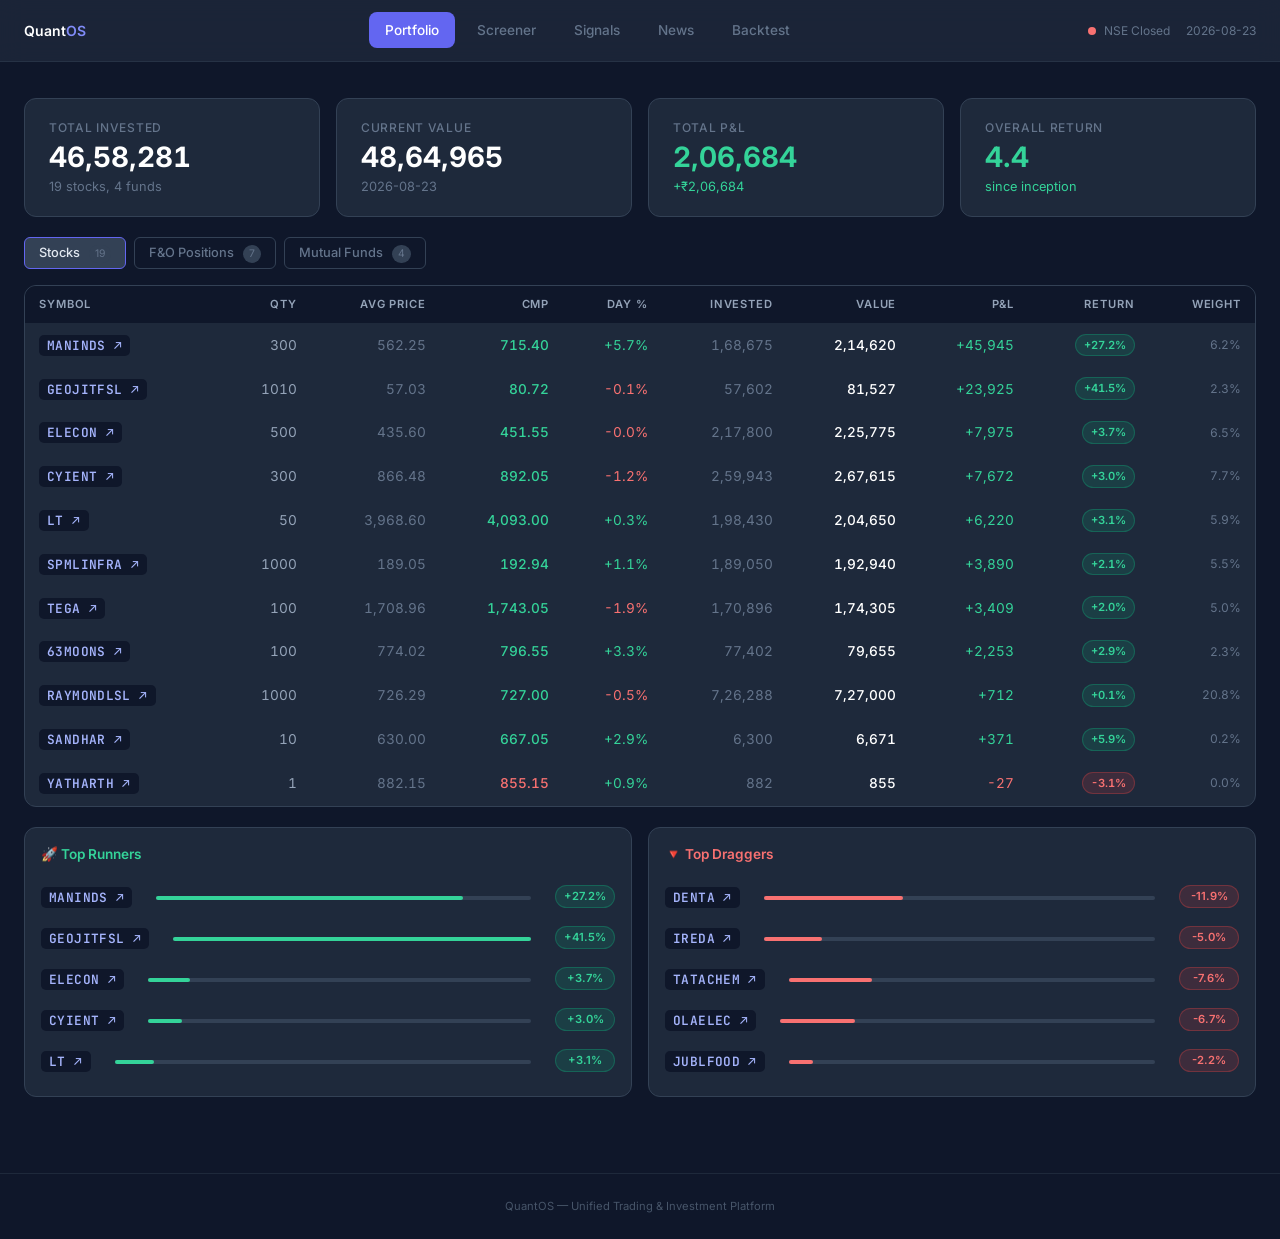
<file: index.html>
<!DOCTYPE html>
<html lang="en">
<head>
<meta charset="UTF-8">
<meta name="viewport" content="width=device-width, initial-scale=1.0">
<title>QuantOS — Portfolio</title>
<link rel="stylesheet" href="styles.css">
</head>
<body>
<nav>
  <div class="logo">
    <span class="logo-text">Quant<span>OS</span></span>
  </div>
  <div class="nav-tabs">
    <a href="index.html" class="nav-tab active">Portfolio</a>
    <a href="screener.html" class="nav-tab">Screener</a>
    <a href="signals.html" class="nav-tab">Signals</a>
    <a href="news.html" class="nav-tab">News</a>
    <a href="backtest.html" class="nav-tab">Backtest</a>
  </div>
  <div class="nav-right">
    <span class="status-dot" id="mktDot"></span>
    <span id="mktLabel"></span>
    <span id="lastUpdated" style="margin-left:8px"></span>
  </div>
</nav>

<div class="container">
  <div class="stats-grid" id="stats">
    <div class="card stat-card"><div class="stat-label">Total Invested</div><div class="stat-value text-white">—</div><div class="stat-sub">loading</div></div>
    <div class="card stat-card"><div class="stat-label">Current Value</div><div class="stat-value text-white">—</div><div class="stat-sub">loading</div></div>
    <div class="card stat-card"><div class="stat-label">Total P&L</div><div class="stat-value">—</div><div class="stat-sub">loading</div></div>
    <div class="card stat-card"><div class="stat-label">Overall Return</div><div class="stat-value">—</div><div class="stat-sub">loading</div></div>
  </div>

  <div class="sub-tabs" id="subTabs">
    <div class="sub-tab active" data-tab="holdings" onclick="switchSub('holdings')">Stocks <span class="badge" id="holdingsCount">—</span></div>
    <div class="sub-tab" data-tab="positions" onclick="switchSub('positions')">F&O Positions <span class="badge" id="positionsCount">—</span></div>
    <div class="sub-tab" data-tab="mf" onclick="switchSub('mf')">Mutual Funds <span class="badge" id="mfCount">—</span></div>
  </div>

  <div class="sub-panel active" id="panel_holdings">
    <div class="card" style="overflow:hidden">
      <div class="table-wrap">
        <table id="holdingsTable">
          <thead><tr>
            <th onclick="sortTbl('holdingsTable',0)">Symbol</th>
            <th onclick="sortTbl('holdingsTable',1)" class="text-right">Qty</th>
            <th onclick="sortTbl('holdingsTable',2)" class="text-right">Avg Price</th>
            <th onclick="sortTbl('holdingsTable',3)" class="text-right">CMP</th>
            <th onclick="sortTbl('holdingsTable',4)" class="text-right">Day %</th>
            <th onclick="sortTbl('holdingsTable',5)" class="text-right">Invested</th>
            <th onclick="sortTbl('holdingsTable',6)" class="text-right">Value</th>
            <th onclick="sortTbl('holdingsTable',7)" class="text-right">P&L</th>
            <th onclick="sortTbl('holdingsTable',8)" class="text-right">Return</th>
            <th onclick="sortTbl('holdingsTable',9)" class="text-right">Weight</th>
          </tr></thead>
          <tbody id="holdingsBody"><tr><td colspan="10" class="empty-state">Loading...</td></tr></tbody>
        </table>
      </div>
    </div>

    <div class="movers-grid" id="movers"></div>
  </div>

  <div class="sub-panel" id="panel_positions">
    <div class="card" style="overflow:hidden">
      <div class="table-wrap">
        <table id="positionsTable">
          <thead><tr>
            <th onclick="sortTbl('positionsTable',0)">Symbol</th>
            <th onclick="sortTbl('positionsTable',1)" class="text-right">Qty</th>
            <th onclick="sortTbl('positionsTable',2)" class="text-right">Entry</th>
            <th onclick="sortTbl('positionsTable',3)" class="text-right">LTP</th>
            <th onclick="sortTbl('positionsTable',4)" class="text-right">P&L</th>
            <th onclick="sortTbl('positionsTable',5)">Product</th>
            <th onclick="sortTbl('positionsTable',6)">Exchange</th>
          </tr></thead>
          <tbody id="positionsBody"><tr><td colspan="7" class="empty-state">No F&O positions</td></tr></tbody>
        </table>
      </div>
    </div>
  </div>

  <div class="sub-panel" id="panel_mf">
    <div class="card" style="overflow:hidden">
      <div class="table-wrap" style="max-height:400px">
        <table id="mfTable">
          <thead><tr>
            <th onclick="sortTbl('mfTable',0)">Fund</th>
            <th onclick="sortTbl('mfTable',1)" class="text-right">Units</th>
            <th onclick="sortTbl('mfTable',2)" class="text-right">Avg NAV</th>
            <th onclick="sortTbl('mfTable',3)" class="text-right">Current NAV</th>
            <th onclick="sortTbl('mfTable',4)" class="text-right">Invested</th>
            <th onclick="sortTbl('mfTable',5)" class="text-right">Value</th>
            <th onclick="sortTbl('mfTable',6)" class="text-right">P&L</th>
            <th onclick="sortTbl('mfTable',7)" class="text-right">Return</th>
            <th onclick="sortTbl('mfTable',8)" class="text-right">SIP</th>
          </tr></thead>
          <tbody id="mfBody"><tr><td colspan="9" class="empty-state">Loading...</td></tr></tbody>
        </table>
      </div>
    </div>
  </div>
</div>

<footer>
  <div>QuantOS — Unified Trading & Investment Platform</div>
</footer>

<script>
const D = 'data';
function fmt(n, d=0) {
  if (n==null||isNaN(n)) return '—';
  return n.toLocaleString('en-IN',{minimumFractionDigits:d,maximumFractionDigits:d});
}
function pnlCls(v) { return v>0?'positive':v<0?'negative':''; }
function pnlSign(v) { return v>0?'+':''; }
async function fetchJ(f) {
  try { const r=await fetch(`${D}/${f}?t=${Date.now()}`); return r.ok?await r.json():null; }
  catch { return null; }
}

function countUp(el,target,dec=0,dur=700) {
  const t0=performance.now();
  function tick(now) {
    const p=Math.min((now-t0)/dur,1);
    const e=1-Math.pow(1-p,3);
    el.textContent=fmt(target*e,dec);
    if(p<1) requestAnimationFrame(tick);
    else el.textContent=fmt(target,dec);
  }
  requestAnimationFrame(tick);
}

function sym(s) {
  return `<a href="https://www.tradingview.com/chart/?symbol=NSE%3A${s}" target="_blank" rel="noopener" class="ticker-chip">${s} ↗</a>`;
}

function retBadge(v) {
  const cls=v>0?'tag-up':v<0?'tag-down':'tag-neutral';
  return `<span class="badge ${cls}">${pnlSign(v)}${fmt(v,1)}%</span>`;
}

function renderStats(p,mf) {
  const el=document.getElementById('stats');
  const inv=(p?.total_invested||0)+(mf?.total_invested||0);
  const cur=(p?.total_current||0)+(mf?.total_current||0);
  const pnl=cur-inv;
  const pct=inv>0?(pnl/inv*100):0;
  const n=(p?.holdings||[]).length;
  const nf=(mf?.funds||[]).length;
  const c=pnlCls(pnl);

  el.innerHTML=`
    <div class="card stat-card"><div class="stat-label">Total Invested</div><div class="stat-value text-white" id="sv0">—</div><div class="stat-sub">${n} stocks, ${nf} funds</div></div>
    <div class="card stat-card"><div class="stat-label">Current Value</div><div class="stat-value text-white" id="sv1">—</div><div class="stat-sub">${p?.timestamp||mf?.timestamp||'—'}</div></div>
    <div class="card stat-card"><div class="stat-label">Total P&L</div><div class="stat-value ${c}" id="sv2">—</div><div class="stat-sub ${c}">${pnlSign(pnl)}₹${fmt(Math.abs(pnl))}</div></div>
    <div class="card stat-card"><div class="stat-label">Overall Return</div><div class="stat-value ${c}" id="sv3">—</div><div class="stat-sub ${c}">since inception</div></div>
  `;
  countUp(document.getElementById('sv0'),inv);
  countUp(document.getElementById('sv1'),cur);
  countUp(document.getElementById('sv2'),pnl);
  countUp(document.getElementById('sv3'),pct,1);
}

function renderHoldings(data) {
  const tb=document.getElementById('holdingsBody');
  const ct=document.getElementById('holdingsCount');
  const h=data?.holdings||[];
  ct.textContent=h.length;
  if(!h.length) { tb.innerHTML='<tr><td colspan="10" class="empty-state">No holdings. Run portfolio snapshot.</td></tr>'; return; }
  tb.innerHTML=h.map(r=>{
    const cmpCls=pnlCls(r.pnl_pct);
    return `<tr>
      <td>${sym(r.symbol)}</td>
      <td class="text-right" style="color:var(--text-muted)">${r.qty}</td>
      <td class="text-right text-dim">${fmt(r.avg_price,2)}</td>
      <td class="text-right font-medium ${cmpCls}">${fmt(r.ltp,2)}</td>
      <td class="text-right ${pnlCls(r.day_change_pct)}">${pnlSign(r.day_change_pct)}${fmt(r.day_change_pct,1)}%</td>
      <td class="text-right text-dim">${fmt(r.invested)}</td>
      <td class="text-right font-medium text-white">${fmt(r.current)}</td>
      <td class="text-right ${pnlCls(r.pnl)}">${pnlSign(r.pnl)}${fmt(r.pnl)}</td>
      <td class="text-right">${retBadge(r.pnl_pct)}</td>
      <td class="text-right text-dim" style="font-size:0.75rem">${fmt(r.weight_pct,1)}%</td>
    </tr>`;
  }).join('');
}

function renderMovers(data) {
  const el=document.getElementById('movers');
  const run=(data?.runners||[]).slice(0,5);
  const drag=(data?.draggers||[]).slice(0,5);
  if(!run.length&&!drag.length) { el.innerHTML=''; return; }

  function items(list,isUp) {
    return list.map(m=>{
      const w=Math.min(Math.abs(m.pnl_pct)*3,100);
      const col=isUp?'var(--up-light)':'var(--down-light)';
      const cls=isUp?'tag-up':'tag-down';
      return `<div class="mover-item">
        <span>${sym(m.symbol)}</span>
        <div style="flex:1;margin:0 12px">
          <div class="pct-bar-bg"><div class="pct-bar" style="width:${w}%;background:${col}"></div></div>
        </div>
        <span class="badge ${cls}" style="min-width:60px;text-align:center">${pnlSign(m.pnl_pct)}${fmt(m.pnl_pct,1)}%</span>
      </div>`;
    }).join('');
  }

  el.innerHTML=`
    <div class="card" style="padding:16px">
      <div class="mover-header positive">🚀 Top Runners</div>
      ${items(run,true)}
    </div>
    <div class="card" style="padding:16px">
      <div class="mover-header negative">🔻 Top Draggers</div>
      ${items(drag,false)}
    </div>
  `;
}

function renderPositions(data) {
  const tb=document.getElementById('positionsBody');
  const ct=document.getElementById('positionsCount');
  const pos=data?.positions||[];
  ct.textContent=pos.length;
  if(!pos.length) { tb.innerHTML='<tr><td colspan="7" class="empty-state">No open F&O positions</td></tr>'; return; }
  tb.innerHTML=pos.map(p=>`<tr>
    <td>${sym(p.symbol)}</td>
    <td class="text-right">${p.qty}</td>
    <td class="text-right text-dim">${fmt(p.entry_price,2)}</td>
    <td class="text-right font-medium">${fmt(p.ltp,2)}</td>
    <td class="text-right ${pnlCls(p.pnl)}">${pnlSign(p.pnl)}${fmt(p.pnl)}</td>
    <td>${p.product}</td>
    <td>${p.exchange}</td>
  </tr>`).join('');
}

function renderMF(data) {
  const tb=document.getElementById('mfBody');
  const ct=document.getElementById('mfCount');
  const funds=data?.funds||[];
  ct.textContent=funds.length;
  if(!funds.length) { tb.innerHTML='<tr><td colspan="9" class="empty-state">No mutual fund data. Run MF update.</td></tr>'; return; }
  tb.innerHTML=funds.map(f=>`<tr>
    <td style="max-width:200px"><strong>${f.name.length>45?f.name.slice(0,43)+'…':f.name}</strong></td>
    <td class="text-right text-muted">${fmt(f.units,1)}</td>
    <td class="text-right text-dim">${fmt(f.avg_nav,2)}</td>
    <td class="text-right font-medium ${pnlCls(f.pnl_pct)}">${fmt(f.current_nav,2)}</td>
    <td class="text-right text-dim">${fmt(f.invested)}</td>
    <td class="text-right font-medium text-white">${fmt(f.current)}</td>
    <td class="text-right ${pnlCls(f.pnl)}">${pnlSign(f.pnl)}${fmt(f.pnl)}</td>
    <td class="text-right">${retBadge(f.pnl_pct)}</td>
    <td class="text-right">${f.sip_amount>0?'₹'+fmt(f.sip_amount):'—'}</td>
  </tr>`).join('');
}

function updateMkt() {
  const dot=document.getElementById('mktDot');
  const lbl=document.getElementById('mktLabel');
  const now=new Date();
  const ist=new Date(now.toLocaleString('en-US',{timeZone:'Asia/Kolkata'}));
  const mins=ist.getHours()*60+ist.getMinutes();
  const day=ist.getDay();
  const open=day>=1&&day<=5&&mins>=555&&mins<=930;
  dot.className='status-dot '+(open?'open':'closed');
  lbl.textContent=open?'NSE Open':'NSE Closed';
}

function switchSub(t) {
  document.querySelectorAll('.sub-tab').forEach(s=>s.classList.toggle('active',s.dataset.tab===t));
  document.querySelectorAll('.sub-panel').forEach(p=>p.classList.toggle('active',p.id==='panel_'+t));
}

function sortTbl(id,col) {
  const tbl=document.getElementById(id);
  const tb=tbl.querySelector('tbody');
  const rows=Array.from(tb.querySelectorAll('tr'));
  if(rows.length<=1) return;
  const dir=tbl.dataset.sc===String(col)&&tbl.dataset.sd==='asc'?'desc':'asc';
  tbl.dataset.sc=col; tbl.dataset.sd=dir;
  rows.sort((a,b)=>{
    let av=a.cells[col]?.textContent.trim().replace(/[,%+₹↗—]/g,'')||'';
    let bv=b.cells[col]?.textContent.trim().replace(/[,%+₹↗—]/g,'')||'';
    const an=parseFloat(av.replace(/,/g,'')),bn=parseFloat(bv.replace(/,/g,''));
    if(!isNaN(an)&&!isNaN(bn)) return dir==='asc'?an-bn:bn-an;
    return dir==='asc'?av.localeCompare(bv):bv.localeCompare(av);
  });
  rows.forEach(r=>tb.appendChild(r));
  tbl.querySelectorAll('th').forEach((h,i)=>{
    h.classList.remove('sort-asc','sort-desc');
    if(i===col) h.classList.add(dir==='asc'?'sort-asc':'sort-desc');
  });
}

async function loadAll() {
  const [p,mf]=await Promise.all([fetchJ('portfolio.json'),fetchJ('mf_snapshot.json')]);
  const lu=document.getElementById('lastUpdated');
  if(p?.timestamp) lu.textContent=p.timestamp;
  renderStats(p,mf);
  renderHoldings(p);
  renderMovers(p);
  renderPositions(p);
  renderMF(mf);
  updateMkt();
}

loadAll();
setInterval(loadAll,60000);
setInterval(updateMkt,30000);
</script>
</body>
</html>
</file>
<file: styles.css>
/* QuantOS Design System — matches Portfolio Tracker Pro */
@import url('https://fonts.googleapis.com/css2?family=Inter:wght@300;400;500;600;700;800&family=JetBrains+Mono:wght@400;500;600&display=swap');

:root {
  --bg: #0f172a;
  --card: #1e293b;
  --border: #334155;
  --text: #e2e8f0;
  --text-muted: #94a3b8;
  --text-dim: #64748b;
  --text-dark: #475569;
  --brand: #6366f1;
  --brand-light: #818cf8;
  --brand-dark: #4f46e5;
  --up: #10b981;
  --up-light: #34d399;
  --up-bg: rgba(16,185,129,0.15);
  --up-border: rgba(16,185,129,0.3);
  --down: #ef4444;
  --down-light: #f87171;
  --down-bg: rgba(239,68,68,0.15);
  --down-border: rgba(239,68,68,0.3);
  --yellow: #facc15;
  --yellow-bg: rgba(234,179,8,0.15);
  --yellow-border: rgba(234,179,8,0.3);
  --indigo-300: #a5b4fc;
  --deep-bg: #0a1120;
}

* { margin: 0; padding: 0; box-sizing: border-box; }
body {
  font-family: 'Inter', -apple-system, BlinkMacSystemFont, sans-serif;
  background: var(--bg);
  color: var(--text);
  line-height: 1.5;
  min-height: 100vh;
  -webkit-font-smoothing: antialiased;
}

/* Scrollbar */
::-webkit-scrollbar { width: 6px; height: 6px; }
::-webkit-scrollbar-track { background: var(--card); }
::-webkit-scrollbar-thumb { background: var(--text-dark); border-radius: 3px; }

/* Layout */
.container { max-width: 1280px; margin: 0 auto; padding: 16px 24px; }

/* Nav */
nav {
  display: flex; align-items: center; justify-content: space-between;
  padding: 12px 24px;
  background: rgba(30, 41, 59, 0.8);
  backdrop-filter: blur(12px);
  border-bottom: 1px solid rgba(51, 65, 85, 0.5);
  position: sticky; top: 0; z-index: 100;
}
.logo { display: flex; align-items: center; gap: 8px; }
.logo-text { font-size: 14px; font-weight: 600; color: white; }
.logo-text span { color: var(--brand-light); }
.nav-tabs { display: flex; gap: 6px; overflow-x: auto; padding-bottom: 1px; }
.nav-tab {
  padding: 8px 16px; border-radius: 8px;
  font-size: 0.85rem; font-weight: 500;
  cursor: pointer; transition: all 0.15s;
  color: var(--text-dim); text-decoration: none;
  white-space: nowrap;
}
.nav-tab.active { background: var(--brand); color: white; }
.nav-tab:not(.active):hover { background: var(--card); color: var(--text); }
.nav-right { display: flex; align-items: center; gap: 8px; font-size: 12px; color: var(--text-dim); }
.status-dot {
  width: 8px; height: 8px; border-radius: 50%;
}
.status-dot.open { background: var(--up-light); animation: pulse 2s infinite; }
.status-dot.closed { background: var(--down-light); }
@keyframes pulse { 0%,100% { opacity: 1; } 50% { opacity: 0.5; } }

/* Cards */
.card {
  background: var(--card); border: 1px solid var(--border);
  border-radius: 12px;
}

/* Stat cards */
.stats-grid {
  display: grid; grid-template-columns: repeat(2, 1fr);
  gap: 16px; margin: 20px 0;
}
@media (min-width: 1024px) { .stats-grid { grid-template-columns: repeat(4, 1fr); } }
.stat-card { padding: 20px 24px; }
.stat-label {
  font-size: 0.75rem; font-weight: 500; color: var(--text-dim);
  text-transform: uppercase; letter-spacing: 0.06em; margin-bottom: 4px;
}
.stat-value {
  font-size: 1.75rem; font-weight: 700; line-height: 1.2;
  font-variant-numeric: tabular-nums;
}
.stat-sub { font-size: 0.8rem; color: var(--text-dim); margin-top: 2px; }

/* Sub-tabs */
.sub-tabs { display: flex; gap: 8px; margin: 20px 0 16px; flex-wrap: wrap; }
.sub-tab {
  padding: 5px 14px; border-radius: 6px;
  font-size: 0.8rem; font-weight: 500;
  cursor: pointer; transition: all 0.15s;
  color: var(--text-dim);
  border: 1px solid var(--border);
}
.sub-tab.active { background: var(--border); color: var(--text); border-color: var(--brand); }
.sub-tab:not(.active):hover { background: var(--bg); color: var(--text-muted); }
.sub-tab .badge {
  font-size: 0.65rem; background: var(--border); padding: 1px 6px;
  border-radius: 99px; margin-left: 6px; font-weight: 400; color: var(--text-dim);
}

.sub-panel { display: none; animation: fadeIn 0.2s ease; }
.sub-panel.active { display: block; }
@keyframes fadeIn {
  from { opacity: 0; transform: translateY(4px); }
  to { opacity: 1; transform: translateY(0); }
}

/* Tables */
.table-wrap { overflow-x: auto; max-height: 520px; overflow-y: auto; }
table { width: 100%; border-collapse: collapse; }
th {
  background: var(--bg); color: var(--text-muted);
  font-size: 0.7rem; font-weight: 600; text-transform: uppercase;
  letter-spacing: 0.08em; padding: 10px 14px;
  text-align: left; position: sticky; top: 0; z-index: 10;
  cursor: pointer; user-select: none; white-space: nowrap;
  transition: color 0.15s;
}
th:hover { color: var(--text); }
th.sort-asc::after { content: ' ↑'; }
th.sort-desc::after { content: ' ↓'; }
td {
  padding: 10px 14px; font-size: 0.85rem;
  border-top: 1px solid var(--card);
  font-variant-numeric: tabular-nums;
}
tr:hover td { background: rgba(99, 102, 241, 0.05); }
.text-right { text-align: right; }

/* Colors */
.positive { color: var(--up-light); }
.negative { color: var(--down-light); }
.text-white { color: white; }
.text-muted { color: var(--text-muted); }
.text-dim { color: var(--text-dim); }
.font-medium { font-weight: 500; }

/* Ticker chip */
.ticker-chip {
  font-family: 'JetBrains Mono', monospace;
  font-size: 0.8rem; font-weight: 600;
  background: var(--bg); padding: 2px 8px;
  border-radius: 5px; letter-spacing: 0.03em;
  color: var(--indigo-300); text-decoration: none;
  transition: color 0.15s;
}
.ticker-chip:hover { color: white; }

/* Badges */
.badge {
  display: inline-block; font-size: 0.7rem; font-weight: 600;
  padding: 2px 8px; border-radius: 99px;
}
.tag-up { background: var(--up-bg); color: var(--up-light); border: 1px solid var(--up-border); }
.tag-down { background: var(--down-bg); color: var(--down-light); border: 1px solid var(--down-border); }
.tag-neutral { background: rgba(100,116,139,0.2); color: var(--text-muted); border: 1px solid rgba(100,116,139,0.3); }
.tag-soon { background: var(--yellow-bg); color: var(--yellow); border: 1px solid var(--yellow-border); }

/* Action cards */
.action-green { background: rgba(16,185,129,0.1); color: var(--up); border-left: 3px solid var(--up); }
.action-blue { background: rgba(99,102,241,0.1); color: var(--brand-light); border-left: 3px solid var(--brand); }
.action-yellow { background: rgba(234,179,8,0.1); color: var(--yellow); border-left: 3px solid #eab308; }
.action-red { background: rgba(239,68,68,0.1); color: var(--down); border-left: 3px solid var(--down); }
.action-gray { background: rgba(100,116,139,0.1); color: var(--text-muted); border-left: 3px solid var(--text-dark); }

/* Tier badges */
.tier-l { background: rgba(99,102,241,0.15); color: var(--indigo-300); font-size: 0.65rem; padding: 2px 6px; border-radius: 4px; }
.tier-m { background: rgba(59,130,246,0.15); color: #93c5fd; font-size: 0.65rem; padding: 2px 6px; border-radius: 4px; }
.tier-s { background: rgba(100,116,139,0.2); color: var(--text-muted); font-size: 0.65rem; padding: 2px 6px; border-radius: 4px; }

/* Runners/Draggers */
.movers-grid { display: grid; grid-template-columns: 1fr; gap: 16px; margin: 20px 0; }
@media (min-width: 768px) { .movers-grid { grid-template-columns: 1fr 1fr; } }
.mover-header { font-size: 0.85rem; font-weight: 600; margin-bottom: 12px; }
.mover-item {
  display: flex; align-items: center; justify-content: space-between;
  gap: 12px; padding: 8px 0;
  border-bottom: 1px solid var(--card);
}
.mover-item:last-child { border-bottom: none; }
.pct-bar-bg { height: 4px; background: var(--border); border-radius: 2px; margin-top: 4px; flex: 1; }
.pct-bar { height: 4px; border-radius: 2px; }

/* News */
.news-item { padding: 10px 0; border-bottom: 1px solid var(--card); }
.news-item:last-child { border-bottom: none; }
.news-link {
  font-size: 0.8rem; font-weight: 500; color: var(--text-muted);
  text-decoration: none; line-height: 1.4;
  transition: color 0.15s;
}
.news-link:hover { color: white; }
.news-meta { font-size: 0.7rem; color: var(--text-dark); margin-top: 2px; display: flex; gap: 8px; }
.news-source {
  font-size: 0.65rem; font-weight: 500; background: var(--border);
  padding: 1px 6px; border-radius: 4px;
}

/* Corporate action cards */
.ca-card {
  display: flex; align-items: center; justify-content: space-between;
  gap: 16px; padding: 12px 16px; border-radius: 8px;
  background: rgba(15,23,42,0.5); border: 1px solid var(--border);
  margin-bottom: 8px;
}
.ca-icon {
  width: 32px; height: 32px; border-radius: 50%;
  background: var(--card); display: flex; align-items: center;
  justify-content: center; font-size: 0.8rem; flex-shrink: 0;
}
.ca-type { font-size: 0.65rem; font-weight: 600; text-transform: uppercase; letter-spacing: 0.05em; }
.ca-symbol { font-weight: 600; font-size: 0.85rem; }
.ca-detail { font-size: 0.75rem; color: var(--text-dim); }

/* Score bar */
.score-bar {
  display: inline-block; height: 4px; border-radius: 2px;
  margin-right: 6px; vertical-align: middle;
}

/* Status bar */
.status-bar {
  display: flex; align-items: center; justify-content: space-between;
  padding: 8px 0; font-size: 0.75rem; color: var(--text-dim);
}

/* Empty state */
.empty-state {
  text-align: center; padding: 32px 16px;
  font-size: 0.8rem; color: var(--text-dark);
}

/* Buttons */
.btn-sm {
  font-size: 0.75rem; padding: 4px 12px; border-radius: 6px;
  cursor: pointer; transition: all 0.15s; font-weight: 500; border: none;
}
.btn-primary { background: var(--brand); color: white; }
.btn-primary:hover { background: var(--brand-dark); }

/* Section label */
.section-label {
  font-size: 0.7rem; font-weight: 700; text-transform: uppercase;
  letter-spacing: 0.1em; color: var(--text-dim); margin-bottom: 12px;
}

/* Responsive */
@media (max-width: 767px) {
  nav { padding: 10px 16px; }
  .nav-tab { padding: 6px 12px; font-size: 0.8rem; }
  .container { padding: 12px 16px; }
  .stat-value { font-size: 1.35rem; }
  table { font-size: 0.8rem; }
  th, td { padding: 8px 10px; }
  .nav-right { display: none; }
}

/* Footer */
footer {
  border-top: 1px solid var(--card);
  text-align: center; font-size: 0.7rem; color: var(--text-dark);
  padding: 24px 0; margin-top: 40px;
}
footer a { color: var(--text-dark); text-decoration: none; transition: color 0.15s; }
footer a:hover { color: var(--text-muted); }
</file>
